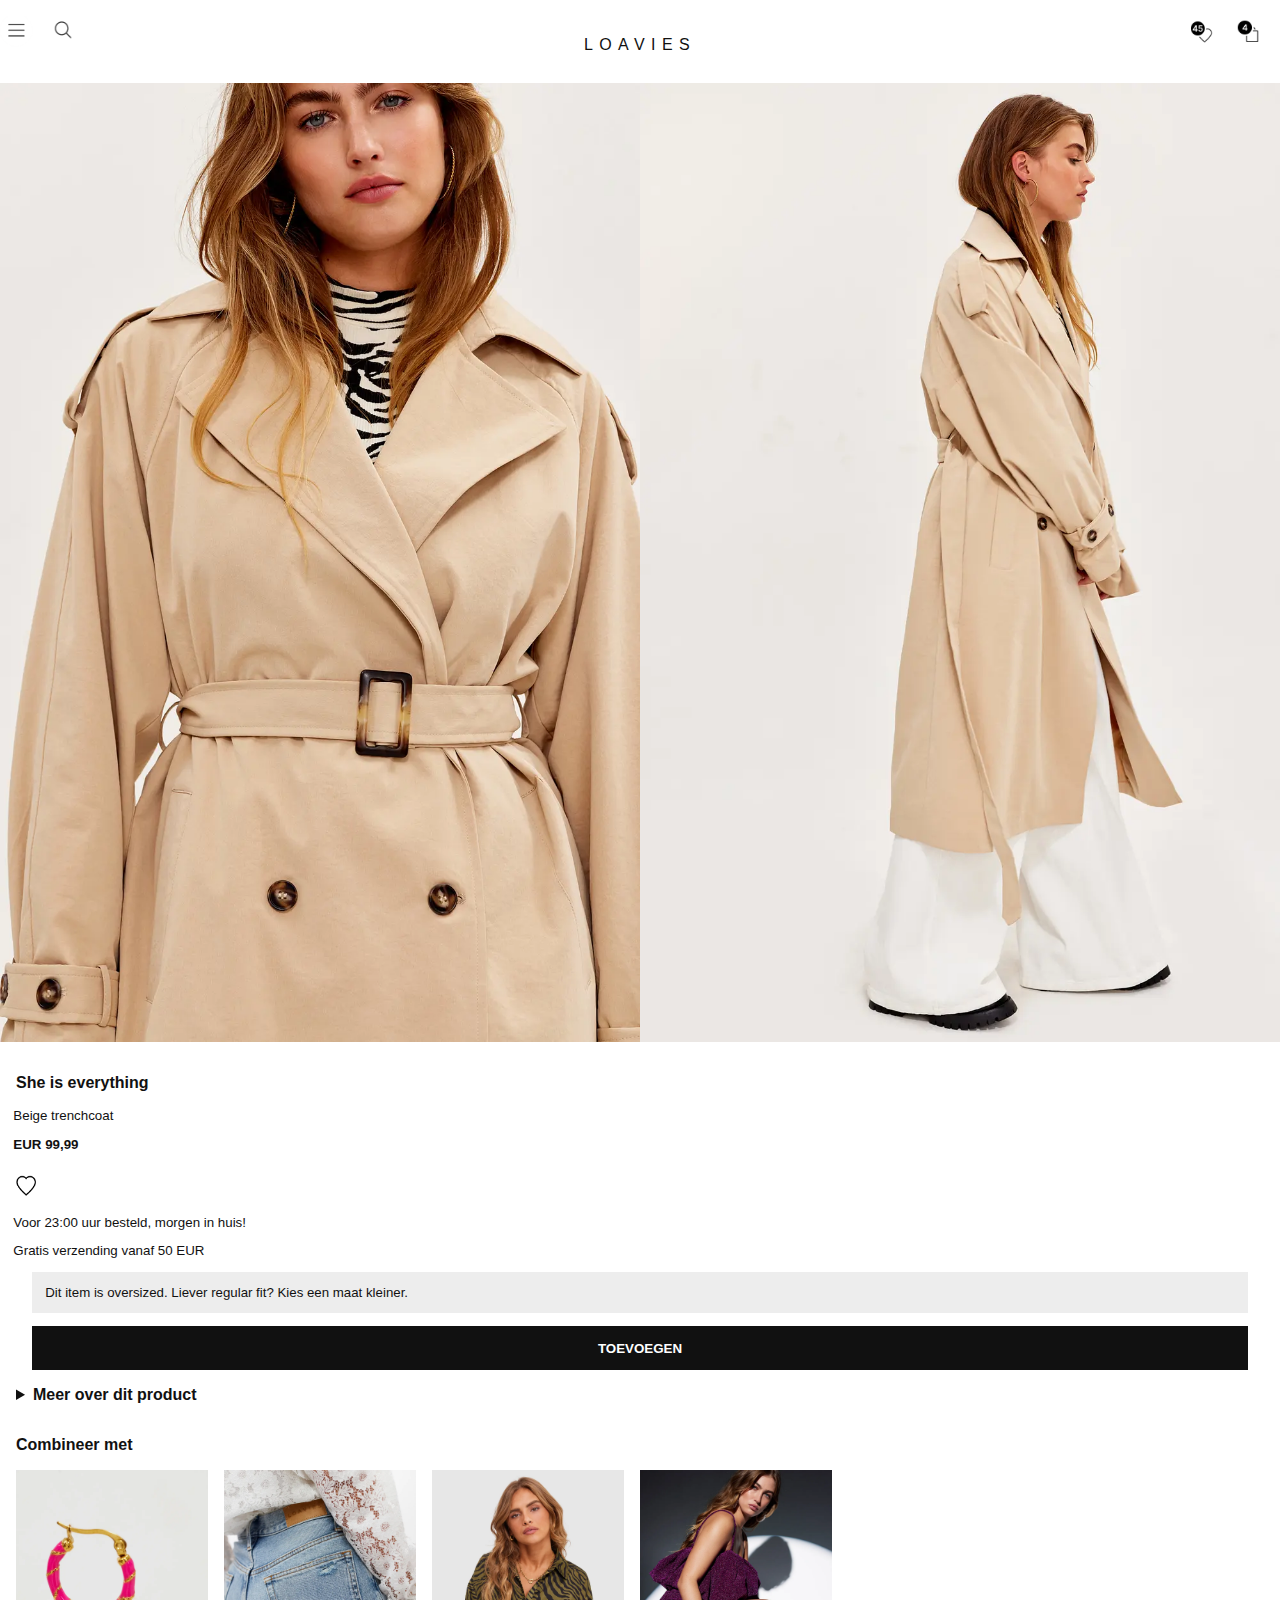
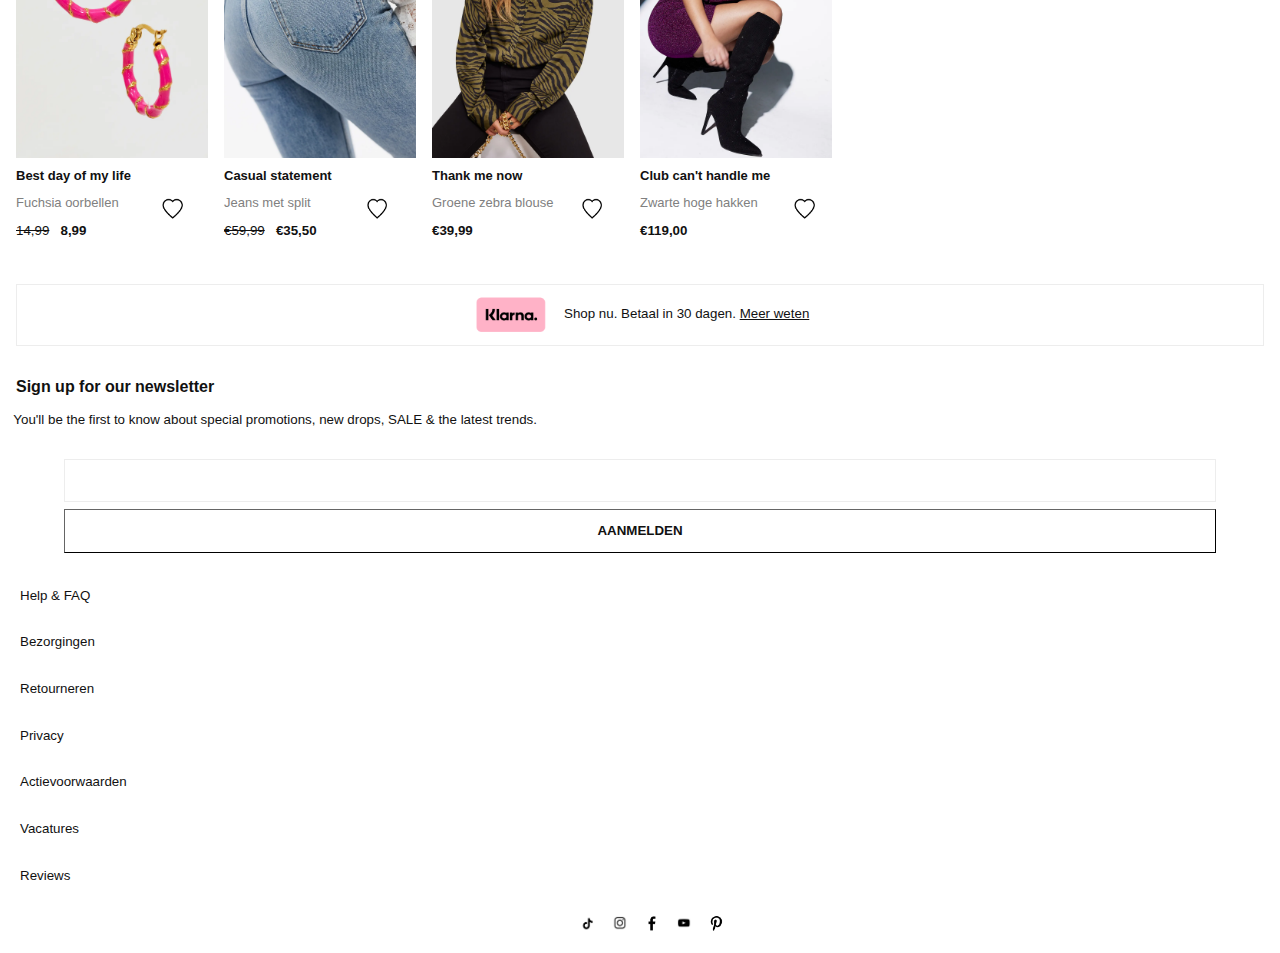
<file: productpagina.html>
<!doctype html>
<html lang="nl">
	
<head>
	<meta charset="UTF-8">
	<meta name="author" content="jouw naam">
	<meta name="viewport" content="width=device-width, initial-scale=1">
	
	<title>Beige trenchcoat | Loavies </title>
	
	<link href="styles/style.css" rel="stylesheet">
	<link rel="icon" type="image/svg+xml" href="images/logo.png">
</head>

<body class="pagina2">
    <header>
		<nav>
			<button><img src="images/kruis.png" alt="menu"></button>
			<ul>
				<li><a href="#">Menu</a></li>
				<li><img src="images/menuimg.png" alt="menu afbeelding"></li>
				<li><a href="#">Nieuw 💝</a></li>
				<li><a href="#">Special prices</a></li>
				<li><a href="#">Jurken</a></li>
				<li><a href="#">Truien</a></li>
				<li><a href="#">Jassen</a></li>
				<li><a href="#">Broeken</a></li>
				<li><a href="#">Swimwear</a></li>
				<li><a href="#">Sportswear</a></li>
				<li><a href="#">Accessoires</a></li>
				<li><a href="#">Schoenen</a></li>
				<li><a href="#">Sale 😍</a></li>
			</ul>
		</nav>

		<nav>
			<ul>
				<li><button><img src="images/menu.png" alt="menu"></button></li>
				<li><button><img src="images/zoeken.png" alt="zoeken"></button></li>
				<li><h1><a href="index.html">Loavies</a></h1></li>
				<li><button><img src="images/wishlist.png" alt="wishlist"></button></li>
				<li><button><img src="images/shoppingbag.png" alt="shoppingbag"></button></li>
			</ul>
		</nav>	
	</header>


    <main>
        <section>
            <img src="images/trenchcoat2.webp" alt="trenchcoat voorkant">
            <img src="images/trenchcoat3.webp" alt="trenchcoat zijkant">
            <img src="images/trenchcoat4.webp" alt="trenchcoat voorkant open">
            <img src="images/trenchcoat5.webp" alt="trenchcoat achterkant">
         </section>

        <h3>She is everything</h3>
        <p>Beige trenchcoat</p>
        <p><b>EUR 99,99</b></p>
        <button>
            <img src= "images/verlanglijst1.png" alt="verlanglijst knop">
            <img src= "images/verlanglijst2.png" alt= "verlanglijst toegevoegd">
        </button>
        <p>Voor 23:00 uur besteld, morgen in huis!</p>
        <p>Gratis verzending vanaf 50 EUR</p>
        <h5>Dit item is oversized. Liever regular fit? Kies een maat kleiner.</h5>
        <button>Toevoegen</button>
        
        <!-- code van Sanne -->
        <details>
            <summary>Meer over dit product</summary>
            <p>Deze trenchcoat heeft een knoopsluiting en zakken aan de voorkant, een afneembare ceintuur en een voering.</p>
            <p>Model informatie: Sophie is 173 cm en draagt maat XS. </p>
            <ul>
                <li>Kleur: Beige</li>
                <li>Lengte: 115 cm</li>
                <li>Materiaal: 100% Polyester</li>
                <li>Artikelnummer: 17138010500</li>
            </ul> 
        </details>
        
        <h3>Combineer met</h3>

        <section> 
			<article>
				<img src= "images/oorbellen.webp" alt="Fuchsia oorbellen">
				<div>
					<a href="#"><h4>Best day of my life</h4></a>
					<p>Fuchsia oorbellen</p>
					<p><s>14,99</s> &nbsp; <b>8,99</b></p>
				</div>
				<button>
					<img src= "images/verlanglijst1.png" alt= "verlanglijst knop">
					<img src= "images/verlanglijst2.png" alt= "verlanglijst toegevoegd">
				</button>
			</article>
			<article>
				<img src= "images/jeans2.webp" alt="Jeans met split">
				<div>
					<a href="#"><h4>Casual statement</h4></a>
					<p>Jeans met split</p>
					<p><s>€59,99</s> &nbsp; <b>€35,50</b></p>
				</div>
				<button>
					<img src= "images/verlanglijst1.png" alt="verlanglijst knop">
					<img src= "images/verlanglijst2.png" alt= "verlanglijst toegevoegd">
				</button>
			</article>
			<article>
				<img src= "images/blousezebra.webp" alt="Groene zebra blouse">
				<div>
					<a href="#"><h4>Thank me now</h4></a>
					<p>Groene zebra blouse</p>
					<p><b>€39,99</b></p>
				</div>
				<button>
					<img src= "images/verlanglijst1.png" alt="verlanglijst knop">
					<img src= "images/verlanglijst2.png" alt= "verlanglijst toegevoegd">
				</button>
			</article>
			<article>
				<img src= "images/laarzen.webp" alt="Hoge zwarte hakken">
				<div>
					<a href="#"><h4>Club can't handle me</h4></a>
					<p>Zwarte hoge hakken</p>
					<p><b>€119,00</b></p>
				</div>
				<button>
					<img src= "images/verlanglijst1.png" alt="verlanglijst knop">
					<img src= "images/verlanglijst2.png" alt= "verlanglijst toegevoegd">
				</button>
			</article>
		</section>

        <section>
            <img src="images/klarna.png" alt="klarna">
            <p>Shop nu. Betaal in 30 dagen. <a href="#">Meer weten</a></p>
        </section>

    </main>

    <footer>
		<section>
			<h3>Sign up for our newsletter</h3>
			<p>You'll be the first to know about special promotions, new drops, SALE & the latest trends.</p>
			
            <form action="#">
				<label for="email">Je e-mailadres</label>
				<input id="email" type="text">
				<button aria-label="Verstuur">AANMELDEN</button>
			</form>
		</section>

		<nav>
			<ul>
				<li><a href="#">Help & FAQ</a></li>
				<li><a href="#">Bezorgingen</a></li>
				<li><a href="#">Retourneren</a></li>
				<li><a href="#">Privacy</a></li>
				<li><a href="#">Actievoorwaarden</a></li>
				<li><a href="#">Vacatures</a></li>
				<li><a href="#">Reviews</a></li>
			</ul>
		</nav>

		<section>
			<ul>
				<li><a href= "#"><img src="images/tiktok.png" alt="tiktok"></a></li>
				<li><a href= "#"><img src="images/instagram.png" alt="instagram"></a></li>
				<li><a href= "#"><img src="images/facebook.png" alt="facebook"></a></li>
				<li><a href= "#"><img src="images/youtube.png" alt="youtube"></a></li>
				<li><a href= "#"><img src="images/pinterest.png" alt="pinterest"></a></li>
			</ul>
		</section>
	</footer>

    <script defer src="scripts/script.js"></script>
</body>
</file>
<file: styles/style.css>
/**************/
/* CSS REMEDY */
/**************/
*, *::after, *::before {
  box-sizing:border-box;  
}

button, summary {
	cursor: pointer;
}





/*********************/
/* CUSTOM PROPERTIES */
/*********************/
:root {
	/* startje */
	--tekstKleur:#111;
	--rozeKleur: #e43f7e;
	--buttonKleur: #111;
	--achtergrondKleur: #fff;
	--buttontekstKleur: #fff;
	--afbeeldingTekstKleur: #fff;
	--tekstKleurBeschrijving: grey;
	--grijzeAchtergrondKleur: #ededed;
	--mainFont: "Montserrat", Arial, Helvetica, sans-serif;
}

body {
	margin: 0;
	color: var(--achtergrondKleur);
}


/*********************/
/* BASIS */
/*********************/

h1, h2, h3, h4, p, a {
	font-family: "Montserrat", Arial, Helvetica, sans-serif;
	color: var(--tekstKleur);
	text-decoration: none;
}


/*********************/
/* NAVIGATIE 1 */
/*********************/

header nav {
	background-color: var(--achtergrondKleur);
}

header nav:nth-of-type(2) {
	background-color: var(--achtergrondKleur);
}

header nav ul {
	display: flex;
	list-style-type: none;
	justify-content: center;
	margin: 0;
	padding: 0;
}

header nav ul li img {
	width: 2.5em;
}

header nav li{
	margin-top: 1em;
}

header nav:nth-of-type(2) li:nth-of-type(3){ 
	font-family: var(--mainFont);
	text-transform: uppercase;
	letter-spacing: 0.4em;
	grid-column: span 4;
	margin: auto;
}

header nav a {
	text-decoration: none;
	color: var(--tekstKleur);
	font-weight: lighter;
	font-size: medium;
}

header nav a:hover {
	color: var(--rozeKleur);
	font-size: 1.2em;
	font-weight: bold;
}

header nav a:focus {
	color: var(--rozeKleur);
	font-size: 1.2em;
	outline: none;
	font-weight: bold;
}

header nav a:active {
	color: var(--rozeKleur);
	font-size: 1.2em;
	outline: none;
	font-weight: bold;
}

header nav:nth-of-type(2) ul h1 a:hover {
	font-size: 0.8em;
}

header nav:nth-of-type(2) ul h1 a:focus {
	font-size: 0.8em;
}

header nav:nth-of-type(2) ul h1 a:focus {
	font-size: 0.8em;
}

/*********************/
/* WERKEND MENU */
/*********************/

header button img{
	width: 3.2em;
}

header button{
	border: none;
	background-color: var(--achtergrondKleur);
	padding: 0;
}

/* open */
header > button {
	/* order:-1; */
	position: relative;
	z-index: 3;
}

/* sluit */
header nav button {
	z-index: 1;
	padding-right: 1em;
	padding-bottom: 0.8em;
	transition: transform .2s;
}

header nav button:hover {
	transform: scale(1.3);
}

header nav button:focus {
	border-style: solid;
	border-width: 0.3em;
	border-color: var(--rozeKleur);
}

header nav:nth-of-type(1) {
	transform:translatex(-100%);
	transition:transform .3s;
	position: fixed;
	top: 0;
	z-index: 3;
	max-width: 90%;
	height: 100vh;
	overflow-y: auto;
}

header nav.toonMenu {
	transform:translatex(0);
}

header nav:nth-of-type(1) ul {
	display: flex;
	background-color: var(--achtergrondKleur);
	max-width: 90%;
	flex-direction: column;
}

header nav:nth-of-type(1) ul li a {
	padding-left: 1em;
}

header nav:nth-of-type(1) button img {
	width: 3em;
	padding-left: 1em;
	padding-top: 1em;
}

header nav:nth-of-type(1) ul li {
	font-family: var(--mainFont);
	font-weight: 600;
	line-height: 3em;
}
header nav:nth-of-type(1) ul img {
	width: 90vw;
	padding: 0;
}
/*********************/
/* NAVIGATIE 2 */
/*********************/

main nav ul {
	display: flex;
	overflow-x: auto;
	gap: 2em;
	margin: 0;
	padding: 0;
	list-style-type: none;
	padding-left: 1em;
	padding-right: 1em;
}

main nav ul li {
	display: flex;
	flex-direction: column;
	justify-content: center;
	font-family: var(--mainFont);
	text-align: center;
	text-transform: uppercase;
	font-weight: 600; 
	font-size: small;
	margin-top: 1em;
}

main nav ul li a p:hover {
	color: var(--rozeKleur);
}

main nav ul li a:focus {
	border-style: solid;
	border-width: 0.3em;
	border-color: var(--rozeKleur);
	outline: none;
}

main nav ul li img {
	width: 6em;
	transition: transform .2s;
}

main nav ul li img:hover {
	transform: scale(1.15);
}

main nav ul li img:focus {
	width: 6.5em;
} 

/*********************/
/* HOLIDAY STYLES */
/*********************/

section:nth-of-type(1) h2:nth-of-type(1) {
	text-align: center;
	font-size: small;
	background-color: var(--buttonKleur);
	color: var(--buttontekstKleur);
	padding-top: 1.5em;
	padding-bottom: 1.5em;
	margin-bottom: 0;
	grid-column-start: 1;
	grid-column-end: span 6;
}

section:nth-of-type(1) h2:nth-of-type(2) {
	text-align: center;
	font-size: small;
	background-color: var(--rozeKleur);
	color: var(--buttontekstKleur);
	padding-top: 1.5em;
	padding-bottom: 1.5em;
	margin-top: 0;
	margin-bottom: 0;
	grid-column-start: 1;
	grid-column-end: span 6;
}

section:nth-of-type(1) img {
	width: 100%;
	height: auto;
	grid-row-start: 3;
	grid-row-end: span 5;
	grid-column-start: 1;
	grid-column-end: span 6;
}

main section:nth-of-type(1) button {
	border: none;
	background-color: var(--buttonKleur);
	color: var(--buttontekstKleur);
	text-transform: uppercase;
	font-weight: bold;
	font-family: var(--mainFont);
	padding-top: 1em;
	padding-bottom: 1em;
	grid-row-start: 6;
	grid-column-start: 2;
	grid-column-end: span 4;	
}

main section:nth-of-type(1) button:hover {
	background-color: var(--achtergrondKleur);
	color: var(--buttonKleur);
	transition: 0.1s;
	animation-name: buttonAnimatie;
	animation-duration: 1s;
}

main section:nth-of-type(1) button:focus {
	background-color: var(--rozeKleur);
	color: var(--afbeeldingTekstKleur);
	outline: none;
}

main section:nth-of-type(1) button:active {
	background-color: var(--rozeKleur);
	color: var(--afbeeldingTekstKleur);
}

main section:nth-of-type(1) {
	display: grid;
	grid-template-columns: repeat(6, 1fr);
}

h3 {
	font-size: medium;
	padding-left: 1em;
	margin-top: 1em;
	margin-bottom: 1em;
}

@keyframes buttonAnimatie {
	0% {
		transform: rotate(0deg);
	}
	100% {
		transform: rotate(1.5turn);
	}
}

/*********************/
/* CAROUSEL PRODUCTEN */
/*********************/

h4 {
	font-size: small;
	line-height: 0.2em;
}

h4:hover {
	color: var(--rozeKleur);
}

h4:active {
	color: var(--rozeKleur);
}

main section:nth-of-type(2) div a:focus h4 {
	color: var(--rozeKleur);
}

main section:nth-of-type(2) div a:active h4 {
	color: var(--rozeKleur);
}

main section:nth-of-type(2) div a:focus {
	outline: none;
}

main section:nth-of-type(2) {
	display: flex;
	padding-left: 1em;
	padding-right: 1em;
	gap: 1em;
	overflow-x: auto;
	margin-bottom: 2em;
}

main section:nth-of-type(2) p:nth-of-type(1) {
	font-size: small;
	color: var(--tekstKleurBeschrijving);
	justify-self:baseline ;
}

main section:nth-of-type(2) p:nth-of-type(2) {
	font-size: smaller;
}

main section:nth-of-type(2) button {
	grid-column-start: 2;
	grid-row-start: 3;
	border: none;
	background-color: var(--achtergrondKleur);
}

main section:nth-of-type(2) button img:nth-of-type(1) {
	width: 2em;
	margin-top: 0.7em;
	display: block;
}

main section:nth-of-type(2) button:focus img:nth-of-type(1) {
	border-style: dotted;
	border-color: var(--rozeKleur);
	border-width: 0.3em;
	width: 2.4em;
}

main section:nth-of-type(2) button:focus {
	outline: none;
}

main section:nth-of-type(2) button:hover img:nth-of-type(1) {
	width: 2.5em;
}

main section:nth-of-type(2) button:active img:nth-of-type(1) {
	width: 2.5em;
}

main section:nth-of-type(2) button:hover img:nth-of-type(2) {
	width: 2.5em;
}

main section:nth-of-type(2) button:active img:nth-of-type(2) {
	width: 2.5em;
}

main section:nth-of-type(2) button:focus img:nth-of-type(2) {
	border-style: dotted;
	border-color: var(--rozeKleur);
	border-width: 0.3em;
	width: 2.4em;
}
main section:nth-of-type(2) button img:nth-of-type(2) {
	width: 2.2em;
	margin-top: 0.5em;
	grid-column-start: 2;
	display: none;
}

@keyframes likeButton-animation {
	0% {
	  transform:scale(1);
	}
	100% {
	  transform:scale(2);
	}
}
  
main section:nth-of-type(2) button.liked img:nth-of-type(2):hover {
	animation-name:likeButton-animation;
	animation-duration:1s;

}

main section:nth-of-type(2) button.liked img:nth-of-type(1) {
	display: none;
}

main section:nth-of-type(2) button.liked img:nth-of-type(2) {
	display: block;
	
}

main section:nth-of-type(2) div {
	grid-row-start: 3;
	grid-column: 1/2;
}

main section:nth-of-type(2) img:nth-of-type(1) {
	width: 12em;
	grid-column: 1/3;
	transition: transform .1s;
}

main section:nth-of-type(2) img:nth-of-type(1):hover {
	transform: scale(1.05);
}

main section:nth-of-type(2) article {
	display: grid;
}



/*********************/
/* VIDEO */
/*********************/

main section:nth-of-type(3) video {
	width: 100%;
	position: relative;
	margin: 0%;
	padding: 0%;
}


/*********************/
/* FOOTER */
/*********************/

footer {
	display: flex;
	flex-wrap: wrap;
	flex-direction: column;
}

footer p {
	padding-left: 1em;
	font-size: smaller;
}

form {
	display: flex;
	align-content: center;
	justify-content: center;
	flex-direction: column;
	max-width: 90%;
	margin: auto;
}

footer label {
	font-family: var(--mainFont);
	font-size: 0.8em;
	font-weight: bold;
	padding-right: 70%;
	padding-bottom: 0.3em;
	
}

footer input {
	padding: 1em;
	border-style: solid;
	border-color: var(--grijzeAchtergrondKleur);
	border-width: 0.1em;
	margin-bottom: 0.5em;
}

footer input:hover {
	background-color: var(--grijzeAchtergrondKleur);
	transition: 0.2s;
}

footer input:focus {
	background-color: var(--grijzeAchtergrondKleur);
	transition: 0.2s;
}

footer input:active {
	background-color: var(--grijzeAchtergrondKleur);
	transition: 0.2s;
}

footer section button {
	margin-left: 1em;
	color: var(--tekstKleur);
	font-weight: 600;
	text-transform: uppercase;
	font-family: var(--mainFont);
	background-color: var(--achtergrondKleur);
	border-color: var(--buttonKleur);
	border-width: 0.1em;
	padding-top: 1em;
	padding-bottom: 1em;
	display: block;
	margin: 0 auto;
	width: 100%
}

footer section button:hover {
	color: var(--buttontekstKleur);
	background-color: var(--buttonKleur);
	border-color: var(--buttonKleur);
}

footer section button:focus {
	background-color: var(--rozeKleur);
	color: var(--buttontekstKleur);
	outline: none;
	border: none;
}

footer section button:active {
	background-color: var(--rozeKleur);
	color: var(--buttontekstKleur);
}

footer nav ul {
	list-style: none;
	margin: 0;
	padding: 0;
	padding-left: 1.5em;
	line-height: 3.5em;
	font-size: smaller;
	margin-top: 1.5em;

}

footer nav ul li a:hover {
	font-weight: bold;
}

footer nav ul li a:focus {
	font-weight: bold;
	font-size: 1.2em;
	color: var(--rozeKleur);
	outline: none;
}

footer section:nth-of-type(2) ul {
	list-style: none;
	margin: 0;
	padding: 0;
	padding-left: 1.5em;
	padding-top: 1em;
	padding-bottom: 1em;
	gap: 1em;
	display: flex;
	justify-content: center;
	width: 100vw;
}

footer section:nth-of-type(2) ul {
	list-style: none;
	margin: 0;
	padding: 0;
	padding-left: 1.5em;
	padding-top: 1em;
	padding-bottom: 1em;
	gap: 1em;
	display: flex;
	justify-content: center;
	width: 100vw;
	
}

footer section:nth-of-type(2) ul li img{
	width: 1em;
	transition: transform .2s;
}

footer section:nth-of-type(2) ul li img:hover{
	transform: scale(2);
}

footer section:nth-of-type(2) ul li img:active{
	transform: scale(2);
}

footer section:nth-of-type(2) ul li a:focus img{
	width: 2em;
	border-style: dotted;
	border-color: var(--rozeKleur);
	border-width: 0.2em;
}

footer section:nth-of-type(2) ul li a:focus {
	outline: none;
}

/*********************/
/* PAGINA 2 */
/*********************/

.pagina2 body {
	margin: 0;
}

/*********************/
/* FOTO SCROLL */
/*********************/

.pagina2 main section:nth-of-type(1) {
	display: flex;
	overflow-x: auto;
	margin-top: 0.2em;
}

.pagina2 main section img {
	width: 100%;
	max-width: 40em;
}

/*********************/
/* BESCHRIJVING */
/*********************/

.pagina2 main p {
	padding-left: 1em;
	font-size: smaller;
}

.pagina2 main button {
	border: none;
	background-color: var(--achtergrondKleur);
}
.pagina2 main button img:nth-of-type(1) {
	width: 2em;
	margin-top: 0.7em;
	display: block;
}

.pagina2 main button:hover img:nth-of-type(1) {
	width: 2.5em;
}

.pagina2 main button:hover img:nth-of-type(2) {
	width: 2.5em;
}

.pagina2 main button img:nth-of-type(2) {
	width: 2.2em;
	margin-top: 0.5em;
	display: none;
}

.pagina2 main button.liked img:nth-of-type(1) {
	display: none;
}

.pagina2 main button.liked img:nth-of-type(2) {
	display: block;	
}

.pagina2 main h5 {
	font-family: var(--mainFont);
	font-weight: 400;
	color: var(--tekstKleur);
	background-color: #ededed;
	padding: 1em;
	display: block;
	margin: 0 auto;
	margin-bottom: 1em;
	width: 95%;
}

.pagina2 main h5:hover {
	background-color: var(--rozeKleur);
	color: var(--afbeeldingTekstKleur);
}

.pagina2 main button:nth-of-type(1){
	margin-left: 0.5em;
}

.pagina2 main button:nth-of-type(1):hover img{
	transform: scale(1.1);
	transition: .3s;
}

.pagina2 main button:nth-of-type(1):active img{
	transform: scale(1.1);
	transition: .3s;
}

.pagina2 main button:nth-of-type(1):focus img{
	border-color: var(--rozeKleur);
	border-style: dotted;
	border-width: 0.3em;
	width: 2.4em;
}

.pagina2 main button:nth-of-type(1):focus {
	outline: none;
}

.pagina2 main button:nth-of-type(2) {
	margin: 0 auto;
	color: var(--buttontekstKleur);
	font-weight: 600;
	text-transform: uppercase;
	font-family: var(--mainFont);
	background-color: var(--buttonKleur);
	border-color: var(--buttonKleur);
	border-width: 0.1em;
	border-style: solid;
	padding-top: 1em;
	padding-bottom: 1em;
	display: block;
	width: 95%;
}

.pagina2 main button:nth-of-type(2):hover {
	color: var(--tekstKleur);
	background-color: var(--achtergrondKleur);
	border-color: var(--buttonKleur);
}

.pagina2 main button:nth-of-type(2):focus {
	color: var(--buttontekstKleur);
	background-color: var(--rozeKleur);
	border: none;
	outline: none;
}

.pagina2 main button:nth-of-type(2):active {
	color: var(--buttontekstKleur);
	background-color: var(--rozeKleur);
	border: none;
	outline: none;
}

.pagina2 main h3 {
	margin-top: 2em;
}

.pagina2 main ul {
	list-style: none;
	padding: 0;
	margin: 0;
	padding-left: 1em;
	font-family: var(--mainFont);
	font-size: small;
	line-height: 1.5em;
}

/*********************/
/* MEER OVER DIT PRODUCT */
/*********************/

.pagina2 summary {
	font-family: var(--mainFont);
	font-weight: 600;
	padding-left: 1em;
	padding-top: 1em;
	color: var(--tekstKleur);
}

.pagina2 summary:hover {
	color: var(--rozeKleur);
}

.pagina2 summary:active {
	color: var(--rozeKleur);
}

.pagina2 summary:focus {
	color: var(--rozeKleur);
	outline: none;
	text-decoration: underline;
	text-decoration-style: wavy;
}

.pagina2 details ul li {
	color: var(--tekstKleur);
}

/*********************/
/* COMBINEER MET */
/*********************/

.pagina2 main section:nth-of-type(2) article div p {
	padding:0;
}

/*********************/
/* KLARNA */
/*********************/

.pagina2 main section:nth-of-type(3) img {
	width: 5em;
}

.pagina2 main section:nth-of-type(3) a {
	text-decoration: underline;
}

.pagina2 main section:nth-of-type(3) a:hover {
	font-weight: bold;
}

.pagina2 main section:nth-of-type(3) a:focus {
	font-weight: bold;
	font-size: 1.1em;
	color: var(--rozeKleur);
	outline: none;
	border-style: dotted;
	border-color: var(--rozeKleur);
	text-decoration: none;
	border-width: 0.3em;
}

.pagina2 main section:nth-of-type(3) {
	display: flex;
	justify-content: center;
	margin-bottom: 1em;
	border-width: 0.1em;
	border-style: solid;
	border-color: var(--grijzeAchtergrondKleur);
	padding-top: 0.5em;
	padding-bottom: 0.5em;
	margin-left: 1em;
	margin-right: 1em;
}
</file>
